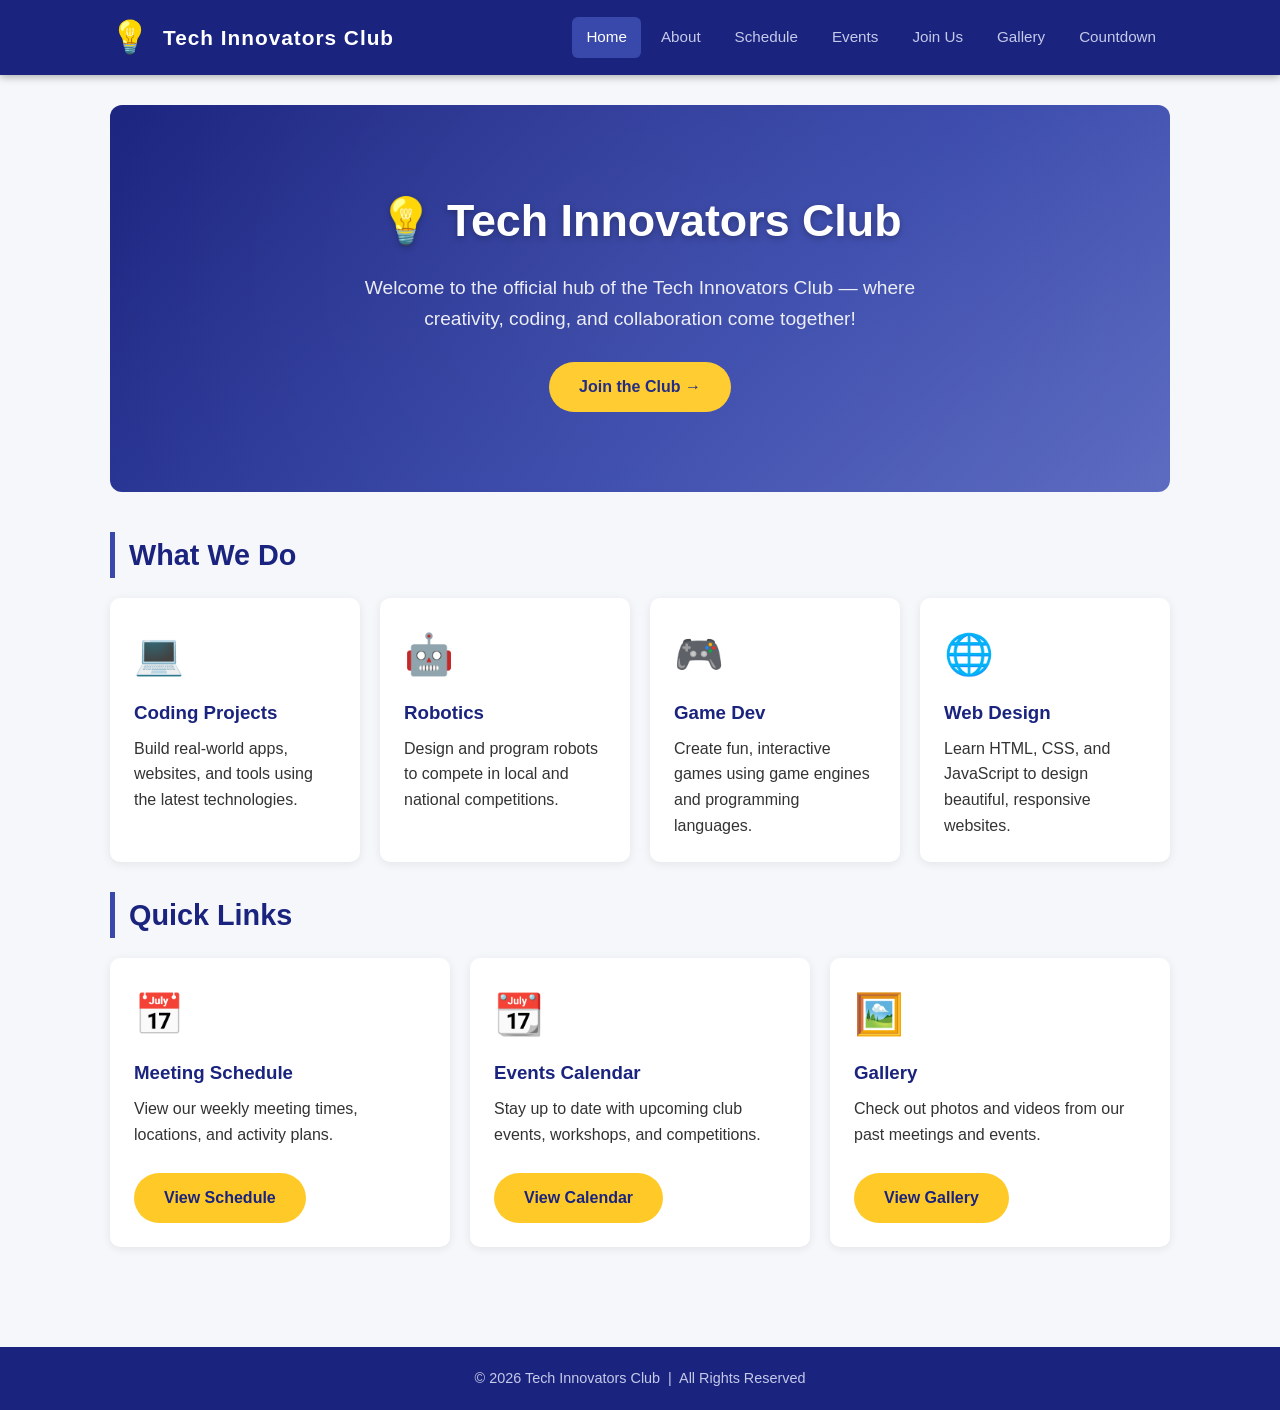
<file: index.html>
<!DOCTYPE html>
<html lang="en">
<head>
  <meta charset="UTF-8" />
  <meta name="viewport" content="width=device-width, initial-scale=1.0" />
  <title>Tech Innovators Club – Home</title>
  <link rel="stylesheet" href="style.css" />
</head>
<body>

  <!-- HEADER / NAV -->
  <header>
    <div class="nav-container">
      <div class="logo">
        <span class="icon">💡</span>
        Tech Innovators Club
      </div>
      <nav>
        <ul>
          <li><a href="index.html" class="active">Home</a></li>
          <li><a href="about.html">About</a></li>
          <li><a href="schedule.html">Schedule</a></li>
          <li><a href="calendar.html">Events</a></li>
          <li><a href="contact.html">Join Us</a></li>
          <li><a href="gallery.html">Gallery</a></li>
          <li><a href="countdown.html">Countdown</a></li>
        </ul>
      </nav>
    </div>
  </header>

  <!-- MAIN -->
  <main>

    <!-- HERO -->
    <section class="hero">
      <h1>💡 Tech Innovators Club</h1>
      <p>
        Welcome to the official hub of the Tech Innovators Club — where creativity,
        coding, and collaboration come together!
      </p>
      <a href="contact.html" class="btn">Join the Club →</a>
    </section>

    <!-- ABOUT CARDS -->
    <h2 class="section-title">What We Do</h2>
    <div class="card-row">
      <div class="card">
        <div class="card-icon">💻</div>
        <h3>Coding Projects</h3>
        <p>Build real-world apps, websites, and tools using the latest technologies.</p>
      </div>
      <div class="card">
        <div class="card-icon">🤖</div>
        <h3>Robotics</h3>
        <p>Design and program robots to compete in local and national competitions.</p>
      </div>
      <div class="card">
        <div class="card-icon">🎮</div>
        <h3>Game Dev</h3>
        <p>Create fun, interactive games using game engines and programming languages.</p>
      </div>
      <div class="card">
        <div class="card-icon">🌐</div>
        <h3>Web Design</h3>
        <p>Learn HTML, CSS, and JavaScript to design beautiful, responsive websites.</p>
      </div>
    </div>

    <!-- QUICK LINKS -->
    <h2 class="section-title">Quick Links</h2>
    <div class="card-row">
      <div class="card">
        <div class="card-icon">📅</div>
        <h3>Meeting Schedule</h3>
        <p>View our weekly meeting times, locations, and activity plans.</p>
        <br />
        <a href="schedule.html" class="btn">View Schedule</a>
      </div>
      <div class="card">
        <div class="card-icon">📆</div>
        <h3>Events Calendar</h3>
        <p>Stay up to date with upcoming club events, workshops, and competitions.</p>
        <br />
        <a href="calendar.html" class="btn">View Calendar</a>
      </div>
      <div class="card">
        <div class="card-icon">🖼️</div>
        <h3>Gallery</h3>
        <p>Check out photos and videos from our past meetings and events.</p>
        <br />
        <a href="gallery.html" class="btn">View Gallery</a>
      </div>
    </div>

  </main>

  <!-- FOOTER -->
  <footer>
    <p>© 2026 Tech Innovators Club &nbsp;|&nbsp; All Rights Reserved</p>
  </footer>

</body>
</html>
</file>
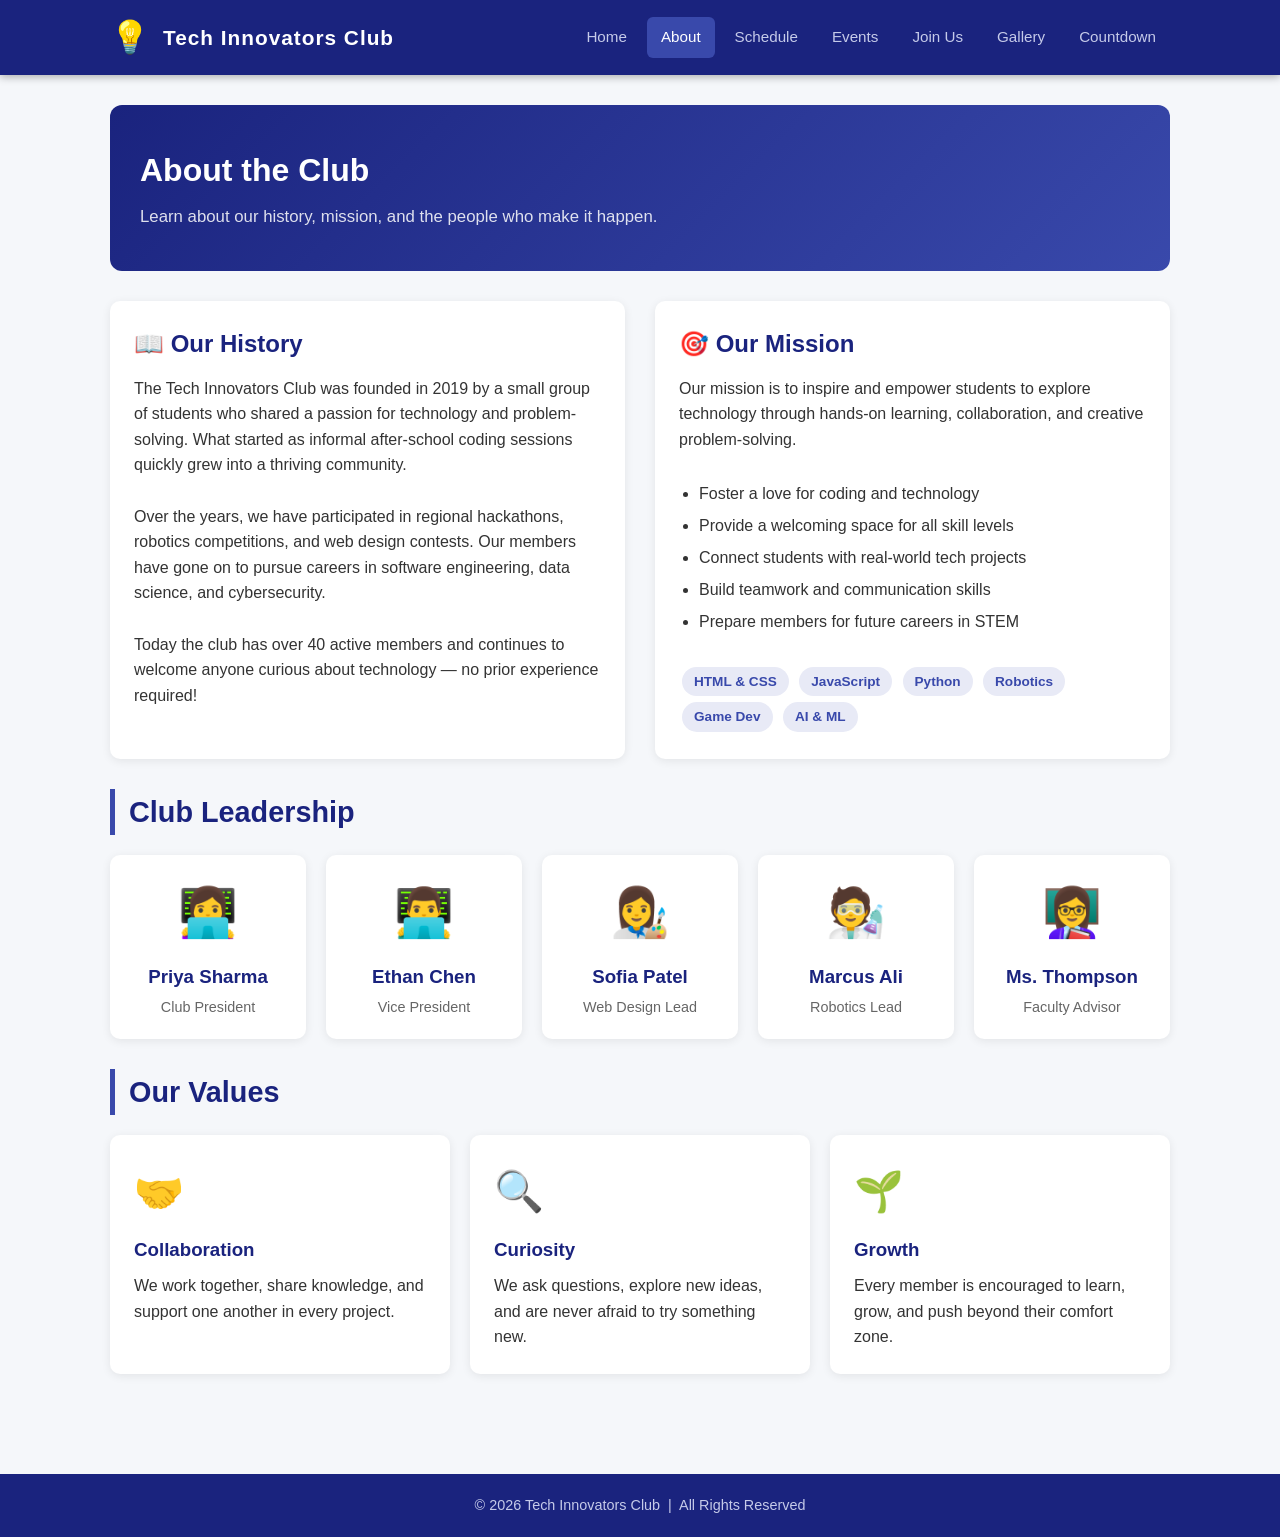
<file: about.html>
<!DOCTYPE html>
<html lang="en">
<head>
  <meta charset="UTF-8" />
  <meta name="viewport" content="width=device-width, initial-scale=1.0" />
  <title>Tech Innovators Club – About</title>
  <link rel="stylesheet" href="style.css" />
</head>
<body>

  <!-- HEADER / NAV -->
  <header>
    <div class="nav-container">
      <div class="logo">
        <span class="icon">💡</span>
        Tech Innovators Club
      </div>
      <nav>
        <ul>
          <li><a href="index.html">Home</a></li>
          <li><a href="about.html" class="active">About</a></li>
          <li><a href="schedule.html">Schedule</a></li>
          <li><a href="calendar.html">Events</a></li>
          <li><a href="contact.html">Join Us</a></li>
          <li><a href="gallery.html">Gallery</a></li>
          <li><a href="countdown.html">Countdown</a></li>
        </ul>
      </nav>
    </div>
  </header>

  <!-- MAIN -->
  <main>

    <!-- PAGE HEADER -->
    <div class="page-header">
      <h1>About the Club</h1>
      <p>Learn about our history, mission, and the people who make it happen.</p>
    </div>

    <!-- TWO-COLUMN: HISTORY & MISSION -->
    <div class="two-col">
      <div class="col">
        <h2>📖 Our History</h2>
        <p>
          The Tech Innovators Club was founded in 2019 by a small group of students who
          shared a passion for technology and problem-solving. What started as informal
          after-school coding sessions quickly grew into a thriving community.
        </p>
        <br />
        <p>
          Over the years, we have participated in regional hackathons, robotics competitions,
          and web design contests. Our members have gone on to pursue careers in software
          engineering, data science, and cybersecurity.
        </p>
        <br />
        <p>
          Today the club has over 40 active members and continues to welcome anyone
          curious about technology — no prior experience required!
        </p>
      </div>
      <div class="col">
        <h2>🎯 Our Mission</h2>
        <p>
          Our mission is to inspire and empower students to explore technology through
          hands-on learning, collaboration, and creative problem-solving.
        </p>
        <br />
        <ul style="padding-left: 20px; line-height: 2;">
          <li>Foster a love for coding and technology</li>
          <li>Provide a welcoming space for all skill levels</li>
          <li>Connect students with real-world tech projects</li>
          <li>Build teamwork and communication skills</li>
          <li>Prepare members for future careers in STEM</li>
        </ul>
        <br />
        <div>
          <span class="badge">HTML &amp; CSS</span>
          <span class="badge">JavaScript</span>
          <span class="badge">Python</span>
          <span class="badge">Robotics</span>
          <span class="badge">Game Dev</span>
          <span class="badge">AI &amp; ML</span>
        </div>
      </div>
    </div>

    <!-- LEADERSHIP -->
    <h2 class="section-title">Club Leadership</h2>
    <div class="members-grid">
      <div class="member-card">
        <div class="member-avatar">👩‍💻</div>
        <h3>Priya Sharma</h3>
        <p>Club President</p>
      </div>
      <div class="member-card">
        <div class="member-avatar">👨‍💻</div>
        <h3>Ethan Chen</h3>
        <p>Vice President</p>
      </div>
      <div class="member-card">
        <div class="member-avatar">👩‍🎨</div>
        <h3>Sofia Patel</h3>
        <p>Web Design Lead</p>
      </div>
      <div class="member-card">
        <div class="member-avatar">🧑‍🔬</div>
        <h3>Marcus Ali</h3>
        <p>Robotics Lead</p>
      </div>
      <div class="member-card">
        <div class="member-avatar">👩‍🏫</div>
        <h3>Ms. Thompson</h3>
        <p>Faculty Advisor</p>
      </div>
    </div>

    <!-- VALUES -->
    <h2 class="section-title">Our Values</h2>
    <div class="card-row">
      <div class="card">
        <div class="card-icon">🤝</div>
        <h3>Collaboration</h3>
        <p>We work together, share knowledge, and support one another in every project.</p>
      </div>
      <div class="card">
        <div class="card-icon">🔍</div>
        <h3>Curiosity</h3>
        <p>We ask questions, explore new ideas, and are never afraid to try something new.</p>
      </div>
      <div class="card">
        <div class="card-icon">🌱</div>
        <h3>Growth</h3>
        <p>Every member is encouraged to learn, grow, and push beyond their comfort zone.</p>
      </div>
    </div>

  </main>

  <!-- FOOTER -->
  <footer>
    <p>© 2026 Tech Innovators Club &nbsp;|&nbsp; All Rights Reserved</p>
  </footer>

</body>
</html>
</file>
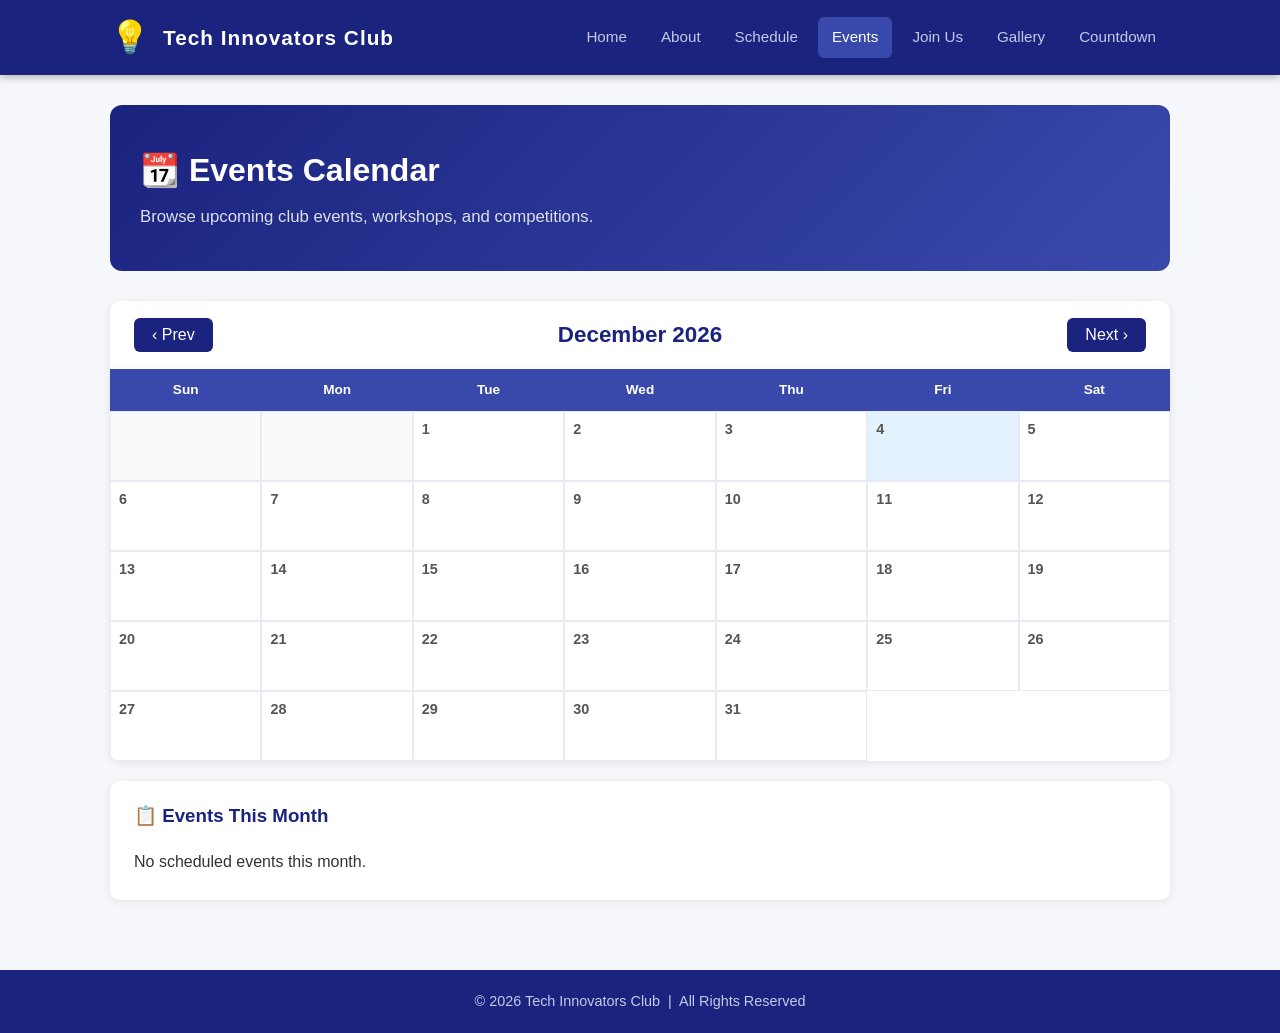
<file: calendar.html>
<!DOCTYPE html>
<html lang="en">
<head>
  <meta charset="UTF-8" />
  <meta name="viewport" content="width=device-width, initial-scale=1.0" />
  <title>Tech Innovators Club – Events Calendar</title>
  <link rel="stylesheet" href="style.css" />
</head>
<body>

  <!-- HEADER / NAV -->
  <header>
    <div class="nav-container">
      <div class="logo">
        <span class="icon">💡</span>
        Tech Innovators Club
      </div>
      <nav>
        <ul>
          <li><a href="index.html">Home</a></li>
          <li><a href="about.html">About</a></li>
          <li><a href="schedule.html">Schedule</a></li>
          <li><a href="calendar.html" class="active">Events</a></li>
          <li><a href="contact.html">Join Us</a></li>
          <li><a href="gallery.html">Gallery</a></li>
          <li><a href="countdown.html">Countdown</a></li>
        </ul>
      </nav>
    </div>
  </header>

  <!-- MAIN -->
  <main>

    <!-- PAGE HEADER -->
    <div class="page-header">
      <h1>📆 Events Calendar</h1>
      <p>Browse upcoming club events, workshops, and competitions.</p>
    </div>

    <!-- CALENDAR -->
    <div class="calendar-nav">
      <button id="prevBtn" onclick="changeMonth(-1)">&#8249; Prev</button>
      <h2 id="calTitle"></h2>
      <button id="nextBtn" onclick="changeMonth(1)">Next &#8250;</button>
    </div>
    <div class="calendar-grid" id="calendarGrid"></div>

    <!-- EVENTS LEGEND -->
    <div class="events-legend">
      <h3>📋 Events This Month</h3>
      <ul id="eventsList"></ul>
    </div>

  </main>

  <!-- FOOTER -->
  <footer>
    <p>© 2026 Tech Innovators Club &nbsp;|&nbsp; All Rights Reserved</p>
  </footer>

  <script>
    // ===== CLUB EVENTS (month is 0-indexed) =====
    const clubEvents = [
      { year: 2026, month: 0,  day: 18, label: "New Member Orientation" },
      { year: 2026, month: 0,  day: 26, label: "Web Workshop" },
      { year: 2026, month: 1,  day: 8,  label: "AI Demo Day" },
      { year: 2026, month: 1,  day: 22, label: "Python Sprint" },
      { year: 2026, month: 2,  day: 15, label: "Regional Hackathon" },
      { year: 2026, month: 2,  day: 28, label: "Project Review" },
      { year: 2026, month: 3,  day: 12, label: "Spring Tech Expo" },
      { year: 2026, month: 3,  day: 19, label: "Game Dev Day" },
      { year: 2026, month: 4,  day: 20, label: "Year-End Showcase" },
      { year: 2026, month: 5,  day: 5,  label: "Awards Ceremony" },
    ];

    const monthNames = [
      "January","February","March","April","May","June",
      "July","August","September","October","November","December"
    ];
    const dayNames = ["Sun","Mon","Tue","Wed","Thu","Fri","Sat"];

    // Start at current month
    const today = new Date();
    let currentYear  = today.getFullYear();
    let currentMonth = today.getMonth();

    function getEventsForMonth(year, month) {
      return clubEvents.filter(e => e.year === year && e.month === month);
    }

    function renderCalendar(year, month) {
      const grid  = document.getElementById("calendarGrid");
      const title = document.getElementById("calTitle");
      const list  = document.getElementById("eventsList");

      title.textContent = monthNames[month] + " " + year;
      grid.innerHTML  = "";
      list.innerHTML  = "";

      // Day headers
      for (let d = 0; d < 7; d++) {
        const hdr = document.createElement("div");
        hdr.className = "cal-day-header";
        hdr.textContent = dayNames[d];
        grid.appendChild(hdr);
      }

      const firstDay    = new Date(year, month, 1).getDay();
      const daysInMonth = new Date(year, month + 1, 0).getDate();
      const events      = getEventsForMonth(year, month);

      // Empty cells before first day
      for (let i = 0; i < firstDay; i++) {
        const empty = document.createElement("div");
        empty.className = "cal-cell empty";
        grid.appendChild(empty);
      }

      // Day cells
      for (let day = 1; day <= daysInMonth; day++) {
        const cell  = document.createElement("div");
        const event = events.find(e => e.day === day);

        cell.className = "cal-cell";

        // Highlight today
        if (
          year  === today.getFullYear() &&
          month === today.getMonth()    &&
          day   === today.getDate()
        ) {
          cell.classList.add("today");
        }

        const numSpan = document.createElement("span");
        numSpan.className   = "day-num";
        numSpan.textContent = day;
        cell.appendChild(numSpan);

        if (event) {
          cell.classList.add("event");
          const lbl = document.createElement("span");
          lbl.className   = "event-label";
          lbl.textContent = event.label;
          cell.appendChild(lbl);
        }

        grid.appendChild(cell);
      }

      // Events list
      if (events.length === 0) {
        const li = document.createElement("li");
        li.textContent = "No scheduled events this month.";
        list.appendChild(li);
      } else {
        for (const e of events) {
          const li  = document.createElement("li");
          const dot = document.createElement("span");
          dot.className = "dot";
          li.appendChild(dot);
          li.appendChild(
            document.createTextNode(
              monthNames[e.month] + " " + e.day + ", " + e.year + " – " + e.label
            )
          );
          list.appendChild(li);
        }
      }
    }

    function changeMonth(delta) {
      currentMonth += delta;
      if (currentMonth > 11) { currentMonth = 0;  currentYear++; }
      if (currentMonth < 0)  { currentMonth = 11; currentYear--; }
      renderCalendar(currentYear, currentMonth);
    }

    // Initial render
    renderCalendar(currentYear, currentMonth);
  </script>

</body>
</html>
</file>
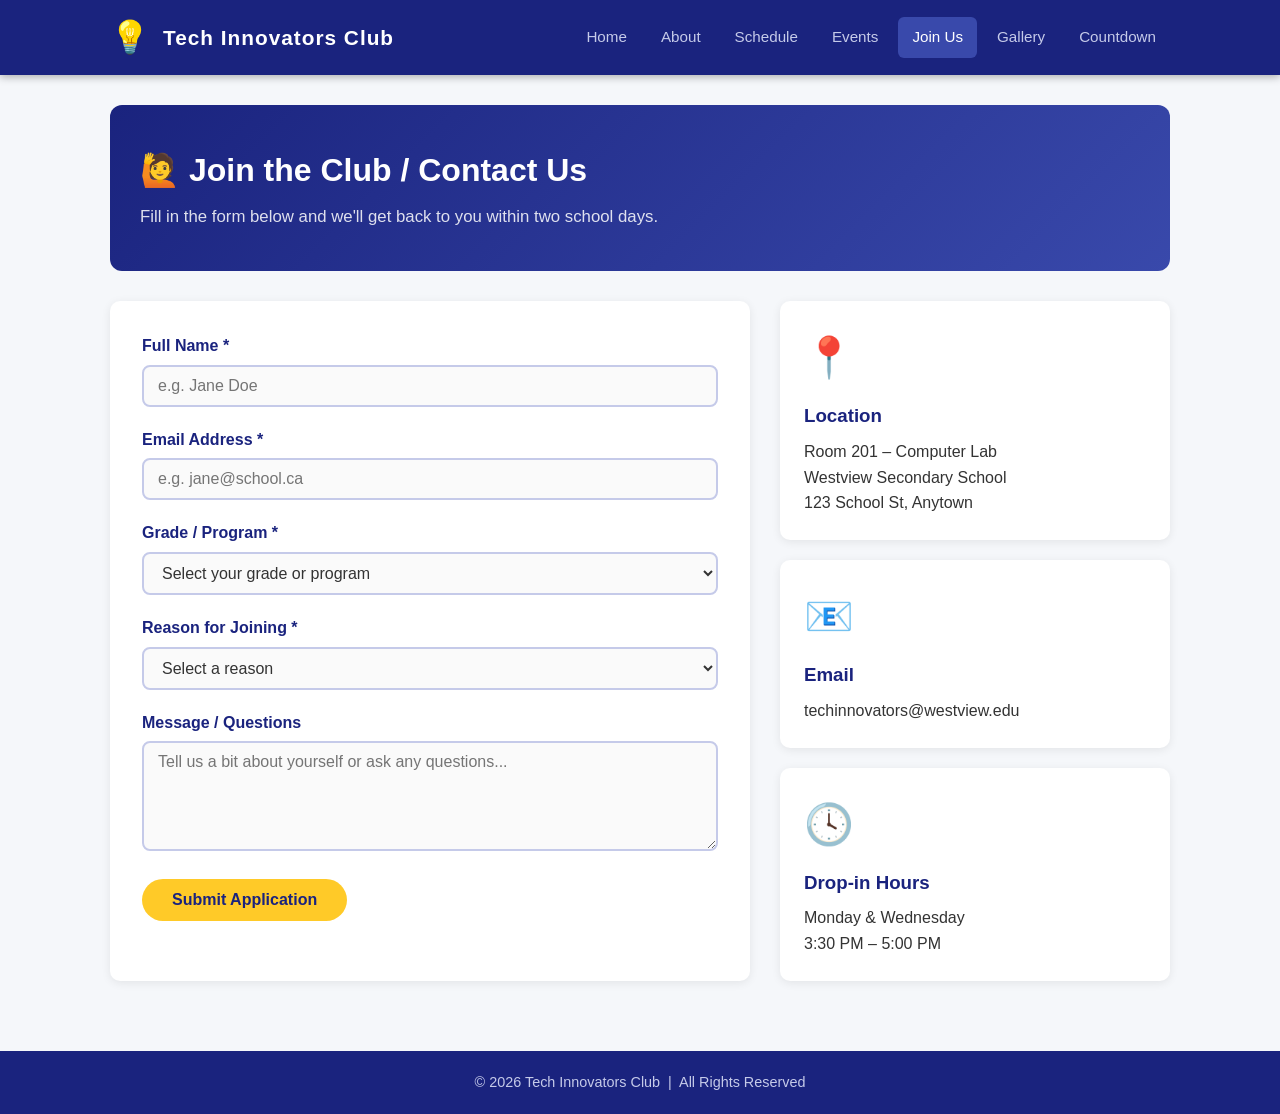
<file: contact.html>
<!DOCTYPE html>
<html lang="en">
<head>
  <meta charset="UTF-8" />
  <meta name="viewport" content="width=device-width, initial-scale=1.0" />
  <title>Tech Innovators Club – Join Us</title>
  <link rel="stylesheet" href="style.css" />
</head>
<body>

  <!-- HEADER / NAV -->
  <header>
    <div class="nav-container">
      <div class="logo">
        <span class="icon">💡</span>
        Tech Innovators Club
      </div>
      <nav>
        <ul>
          <li><a href="index.html">Home</a></li>
          <li><a href="about.html">About</a></li>
          <li><a href="schedule.html">Schedule</a></li>
          <li><a href="calendar.html">Events</a></li>
          <li><a href="contact.html" class="active">Join Us</a></li>
          <li><a href="gallery.html">Gallery</a></li>
          <li><a href="countdown.html">Countdown</a></li>
        </ul>
      </nav>
    </div>
  </header>

  <!-- MAIN -->
  <main>

    <!-- PAGE HEADER -->
    <div class="page-header">
      <h1>🙋 Join the Club / Contact Us</h1>
      <p>Fill in the form below and we'll get back to you within two school days.</p>
    </div>

    <div style="display:flex; gap:30px; flex-wrap:wrap;">

      <!-- FORM -->
      <div class="form-wrapper" style="flex:2; min-width:280px;">
        <form id="joinForm" onsubmit="handleSubmit(event)">

          <div class="form-group">
            <label for="name">Full Name *</label>
            <input type="text" id="name" name="name" placeholder="e.g. Jane Doe" required />
          </div>

          <div class="form-group">
            <label for="email">Email Address *</label>
            <input type="email" id="email" name="email" placeholder="e.g. jane@school.ca" required />
          </div>

          <div class="form-group">
            <label for="grade">Grade / Program *</label>
            <select id="grade" name="grade" required>
              <option value="" disabled selected>Select your grade or program</option>
              <option value="9">Grade 9</option>
              <option value="10">Grade 10</option>
              <option value="11">Grade 11</option>
              <option value="12">Grade 12</option>
              <option value="other">Other / Adult</option>
            </select>
          </div>

          <div class="form-group">
            <label for="reason">Reason for Joining *</label>
            <select id="reason" name="reason" required>
              <option value="" disabled selected>Select a reason</option>
              <option value="coding">Learn to Code</option>
              <option value="robotics">Robotics</option>
              <option value="web">Web Design</option>
              <option value="gamedev">Game Development</option>
              <option value="social">Meet Other Tech Enthusiasts</option>
              <option value="other">Other</option>
            </select>
          </div>

          <div class="form-group">
            <label for="message">Message / Questions</label>
            <textarea id="message" name="message" placeholder="Tell us a bit about yourself or ask any questions..."></textarea>
          </div>

          <button type="submit" class="btn">Submit Application</button>
        </form>

        <div class="form-msg" id="successMsg">
          ✅ Thank you for applying! We'll be in touch soon. See you at the next meeting!
        </div>
      </div>

      <!-- CONTACT INFO -->
      <div style="flex:1; min-width:220px;">
        <div class="card" style="margin-bottom:20px;">
          <div class="card-icon">📍</div>
          <h3>Location</h3>
          <p>Room 201 – Computer Lab<br />Westview Secondary School<br />123 School St, Anytown</p>
        </div>
        <div class="card" style="margin-bottom:20px;">
          <div class="card-icon">📧</div>
          <h3>Email</h3>
          <p>techinnovators@westview.edu</p>
        </div>
        <div class="card">
          <div class="card-icon">🕓</div>
          <h3>Drop-in Hours</h3>
          <p>Monday &amp; Wednesday<br />3:30 PM – 5:00 PM</p>
        </div>
      </div>

    </div>

  </main>

  <!-- FOOTER -->
  <footer>
    <p>© 2026 Tech Innovators Club &nbsp;|&nbsp; All Rights Reserved</p>
  </footer>

  <script>
    function handleSubmit(e) {
      e.preventDefault();
      const form = document.getElementById("joinForm");
      const msg  = document.getElementById("successMsg");
      form.style.display = "none";
      msg.style.display  = "block";
    }
  </script>

</body>
</html>
</file>
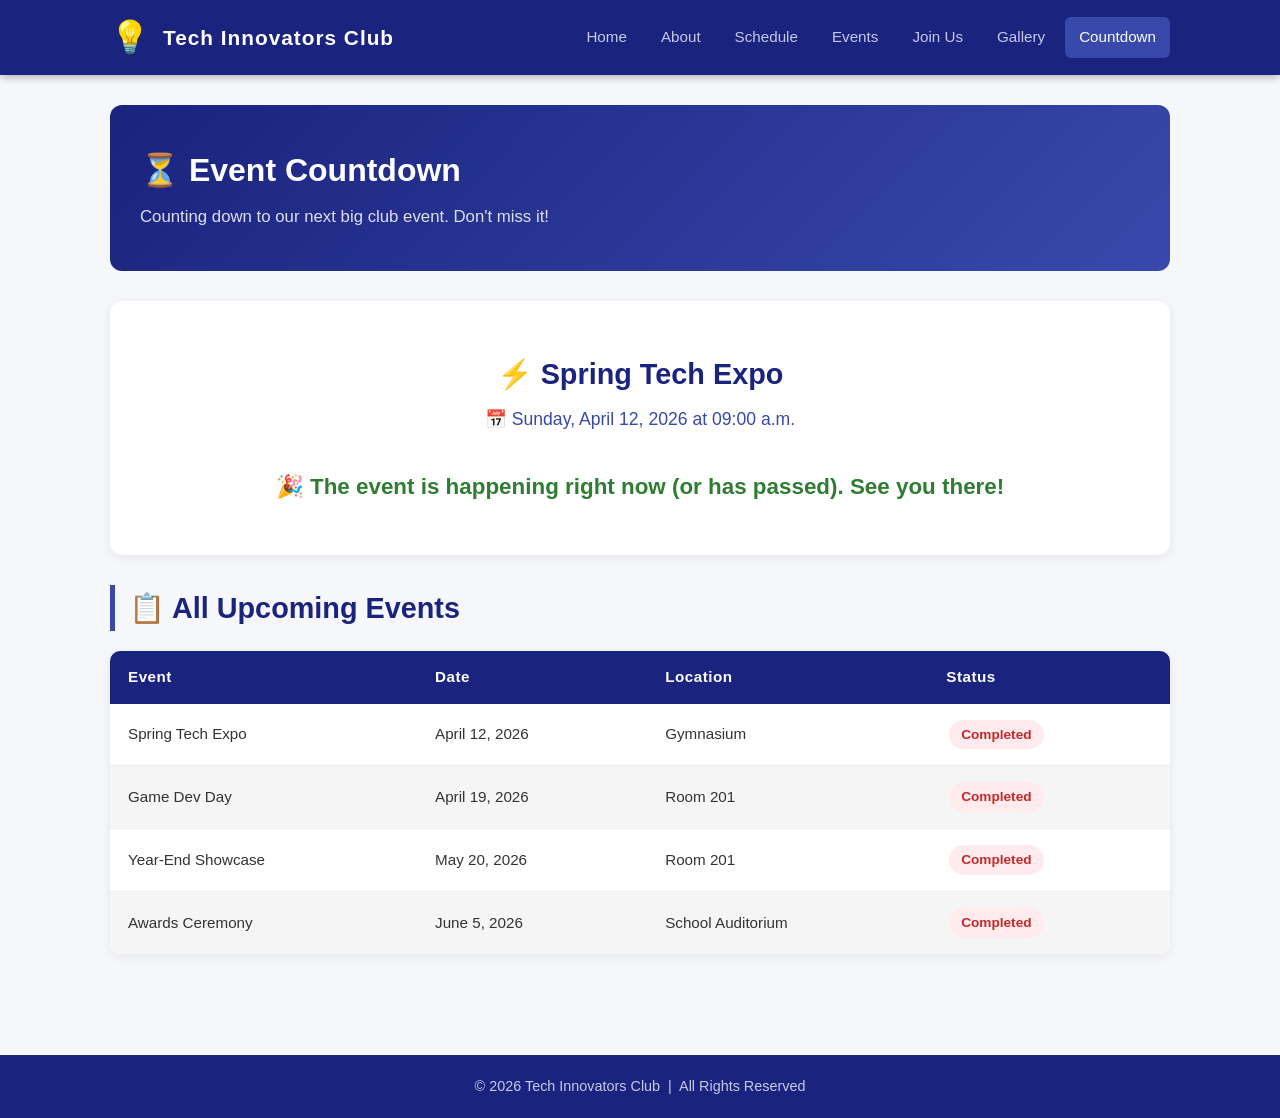
<file: countdown.html>
<!DOCTYPE html>
<html lang="en">
<head>
  <meta charset="UTF-8" />
  <meta name="viewport" content="width=device-width, initial-scale=1.0" />
  <title>Tech Innovators Club – Countdown</title>
  <link rel="stylesheet" href="style.css" />
</head>
<body>

  <!-- HEADER / NAV -->
  <header>
    <div class="nav-container">
      <div class="logo">
        <span class="icon">💡</span>
        Tech Innovators Club
      </div>
      <nav>
        <ul>
          <li><a href="index.html">Home</a></li>
          <li><a href="about.html">About</a></li>
          <li><a href="schedule.html">Schedule</a></li>
          <li><a href="calendar.html">Events</a></li>
          <li><a href="contact.html">Join Us</a></li>
          <li><a href="gallery.html">Gallery</a></li>
          <li><a href="countdown.html" class="active">Countdown</a></li>
        </ul>
      </nav>
    </div>
  </header>

  <!-- MAIN -->
  <main>

    <!-- PAGE HEADER -->
    <div class="page-header">
      <h1>⏳ Event Countdown</h1>
      <p>Counting down to our next big club event. Don't miss it!</p>
    </div>

    <!-- COUNTDOWN DISPLAY -->
    <div class="countdown-wrapper">
      <h2>⚡ Spring Tech Expo</h2>
      <p class="next-event" id="eventDate"></p>

      <div class="countdown-display" id="countdownDisplay">
        <div class="countdown-unit">
          <span class="num" id="days">00</span>
          <span class="label">Days</span>
        </div>
        <div class="countdown-unit">
          <span class="num" id="hours">00</span>
          <span class="label">Hours</span>
        </div>
        <div class="countdown-unit">
          <span class="num" id="minutes">00</span>
          <span class="label">Minutes</span>
        </div>
        <div class="countdown-unit">
          <span class="num" id="seconds">00</span>
          <span class="label">Seconds</span>
        </div>
      </div>

      <p id="doneMsg" class="countdown-done" style="display:none;">
        🎉 The event is happening right now (or has passed). See you there!
      </p>
    </div>

    <!-- UPCOMING EVENTS -->
    <h2 class="section-title">📋 All Upcoming Events</h2>
    <div class="table-wrapper">
      <table>
        <thead>
          <tr>
            <th>Event</th>
            <th>Date</th>
            <th>Location</th>
            <th>Status</th>
          </tr>
        </thead>
        <tbody id="eventsTable"></tbody>
      </table>
    </div>

  </main>

  <!-- FOOTER -->
  <footer>
    <p>© 2026 Tech Innovators Club &nbsp;|&nbsp; All Rights Reserved</p>
  </footer>

  <script>
    // ===== TARGET EVENT =====
    // Spring Tech Expo – April 12, 2026 at 9:00 AM
    const TARGET = new Date("2026-04-12T09:00:00");

    function pad(n) {
      return String(n).padStart(2, "0");
    }

    function updateCountdown() {
      const now  = new Date();
      const diff = TARGET - now;

      if (diff <= 0) {
        document.getElementById("countdownDisplay").style.display = "none";
        document.getElementById("doneMsg").style.display = "block";
        return;
      }

      const totalSeconds = Math.floor(diff / 1000);
      const days    = Math.floor(totalSeconds / 86400);
      const hours   = Math.floor((totalSeconds % 86400) / 3600);
      const minutes = Math.floor((totalSeconds % 3600) / 60);
      const seconds = totalSeconds % 60;

      document.getElementById("days").textContent    = pad(days);
      document.getElementById("hours").textContent   = pad(hours);
      document.getElementById("minutes").textContent = pad(minutes);
      document.getElementById("seconds").textContent = pad(seconds);
    }

    // Show human-readable event date
    document.getElementById("eventDate").textContent =
      "📅 " + TARGET.toLocaleDateString("en-CA", {
        weekday: "long",
        year:    "numeric",
        month:   "long",
        day:     "numeric",
        hour:    "2-digit",
        minute:  "2-digit",
      });

    // Start ticking
    updateCountdown();
    setInterval(updateCountdown, 1000);

    // ===== UPCOMING EVENTS TABLE =====
    const upcomingEvents = [
      { name: "Spring Tech Expo",       date: new Date("2026-04-12"),  location: "Gymnasium",           status: "Upcoming" },
      { name: "Game Dev Day",            date: new Date("2026-04-19"),  location: "Room 201",            status: "Upcoming" },
      { name: "Year-End Showcase",       date: new Date("2026-05-20"),  location: "Room 201",            status: "Upcoming" },
      { name: "Awards Ceremony",         date: new Date("2026-06-05"),  location: "School Auditorium",   status: "Upcoming" },
    ];

    const tbody  = document.getElementById("eventsTable");
    const today  = new Date();
    today.setHours(0, 0, 0, 0);

    for (const ev of upcomingEvents) {
      const tr     = document.createElement("tr");
      const isPast = ev.date < today;

      tr.innerHTML =
        "<td>" + ev.name + "</td>" +
        "<td>" + ev.date.toLocaleDateString("en-CA", { year:"numeric", month:"long", day:"numeric" }) + "</td>" +
        "<td>" + ev.location + "</td>" +
        "<td><span class='badge' style='" + (isPast ? "background:#ffebee;color:#c62828;" : "") + "'>" +
          (isPast ? "Completed" : ev.status) +
        "</span></td>";

      tbody.appendChild(tr);
    }
  </script>

</body>
</html>
</file>
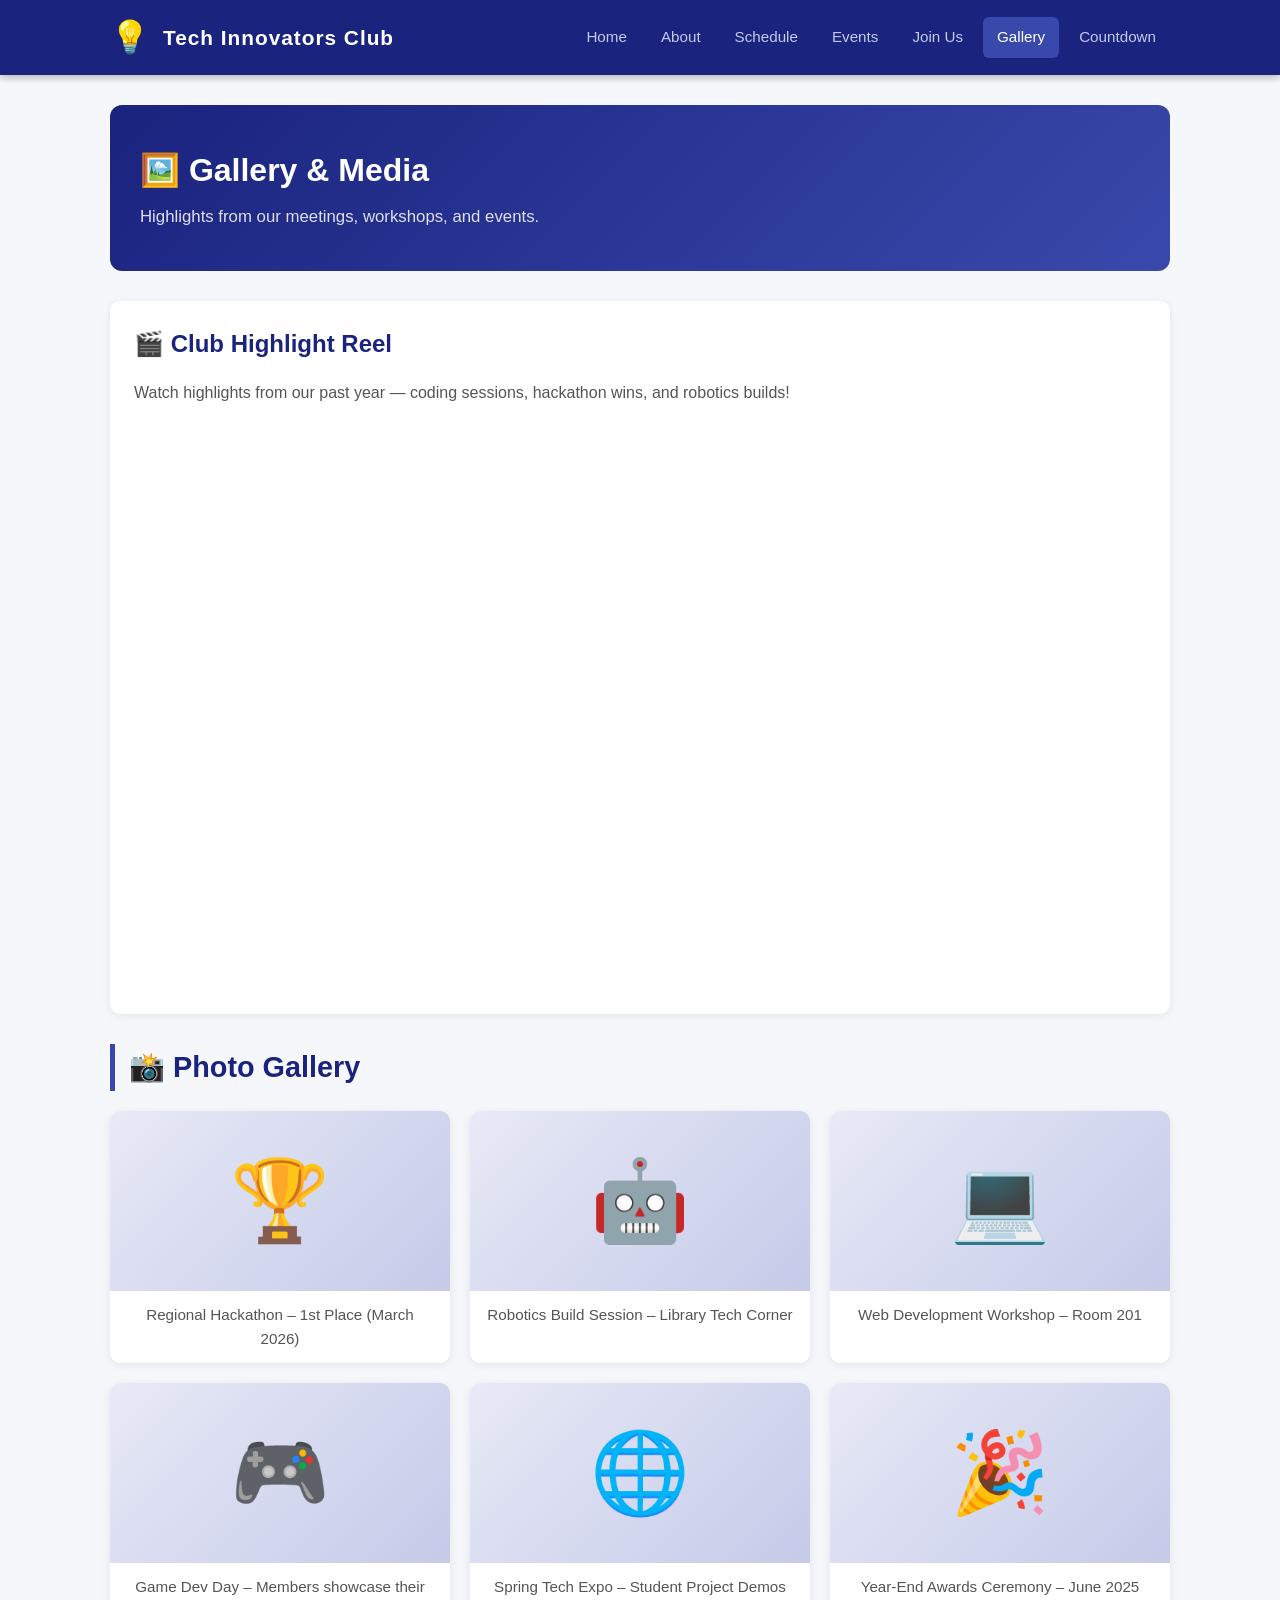
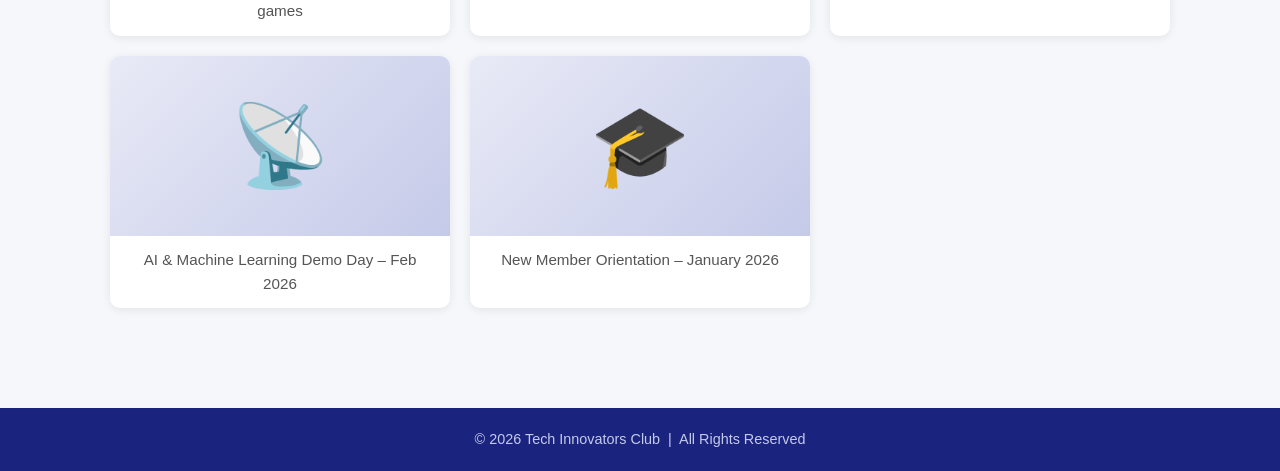
<file: gallery.html>
<!DOCTYPE html>
<html lang="en">
<head>
  <meta charset="UTF-8" />
  <meta name="viewport" content="width=device-width, initial-scale=1.0" />
  <title>Tech Innovators Club – Gallery</title>
  <link rel="stylesheet" href="style.css" />
</head>
<body>

  <!-- HEADER / NAV -->
  <header>
    <div class="nav-container">
      <div class="logo">
        <span class="icon">💡</span>
        Tech Innovators Club
      </div>
      <nav>
        <ul>
          <li><a href="index.html">Home</a></li>
          <li><a href="about.html">About</a></li>
          <li><a href="schedule.html">Schedule</a></li>
          <li><a href="calendar.html">Events</a></li>
          <li><a href="contact.html">Join Us</a></li>
          <li><a href="gallery.html" class="active">Gallery</a></li>
          <li><a href="countdown.html">Countdown</a></li>
        </ul>
      </nav>
    </div>
  </header>

  <!-- MAIN -->
  <main>

    <!-- PAGE HEADER -->
    <div class="page-header">
      <h1>🖼️ Gallery &amp; Media</h1>
      <p>Highlights from our meetings, workshops, and events.</p>
    </div>

    <!-- EMBEDDED VIDEO -->
    <div class="video-wrapper">
      <h2>🎬 Club Highlight Reel</h2>
      <p style="margin-bottom:16px; color:#555;">
        Watch highlights from our past year — coding sessions, hackathon wins, and robotics builds!
      </p>
      <div class="video-container">
        <!-- Using a YouTube creative-commons coding tutorial video as placeholder -->
        <iframe
          src="https://www.youtube.com/embed/qz0aGYrrlhU"
          title="HTML CSS Tutorial – Club Highlight"
          allow="accelerometer; autoplay; clipboard-write; encrypted-media; gyroscope; picture-in-picture"
          allowfullscreen>
        </iframe>
      </div>
    </div>

    <!-- PHOTO GALLERY -->
    <h2 class="section-title">📸 Photo Gallery</h2>
    <div class="gallery-grid">

      <div class="gallery-item">
        <div class="gallery-thumb">🏆</div>
        <p>Regional Hackathon – 1st Place (March 2026)</p>
      </div>

      <div class="gallery-item">
        <div class="gallery-thumb">🤖</div>
        <p>Robotics Build Session – Library Tech Corner</p>
      </div>

      <div class="gallery-item">
        <div class="gallery-thumb">💻</div>
        <p>Web Development Workshop – Room 201</p>
      </div>

      <div class="gallery-item">
        <div class="gallery-thumb">🎮</div>
        <p>Game Dev Day – Members showcase their games</p>
      </div>

      <div class="gallery-item">
        <div class="gallery-thumb">🌐</div>
        <p>Spring Tech Expo – Student Project Demos</p>
      </div>

      <div class="gallery-item">
        <div class="gallery-thumb">🎉</div>
        <p>Year-End Awards Ceremony – June 2025</p>
      </div>

      <div class="gallery-item">
        <div class="gallery-thumb">📡</div>
        <p>AI &amp; Machine Learning Demo Day – Feb 2026</p>
      </div>

      <div class="gallery-item">
        <div class="gallery-thumb">🎓</div>
        <p>New Member Orientation – January 2026</p>
      </div>

    </div>

  </main>

  <!-- FOOTER -->
  <footer>
    <p>© 2026 Tech Innovators Club &nbsp;|&nbsp; All Rights Reserved</p>
  </footer>

</body>
</html>
</file>
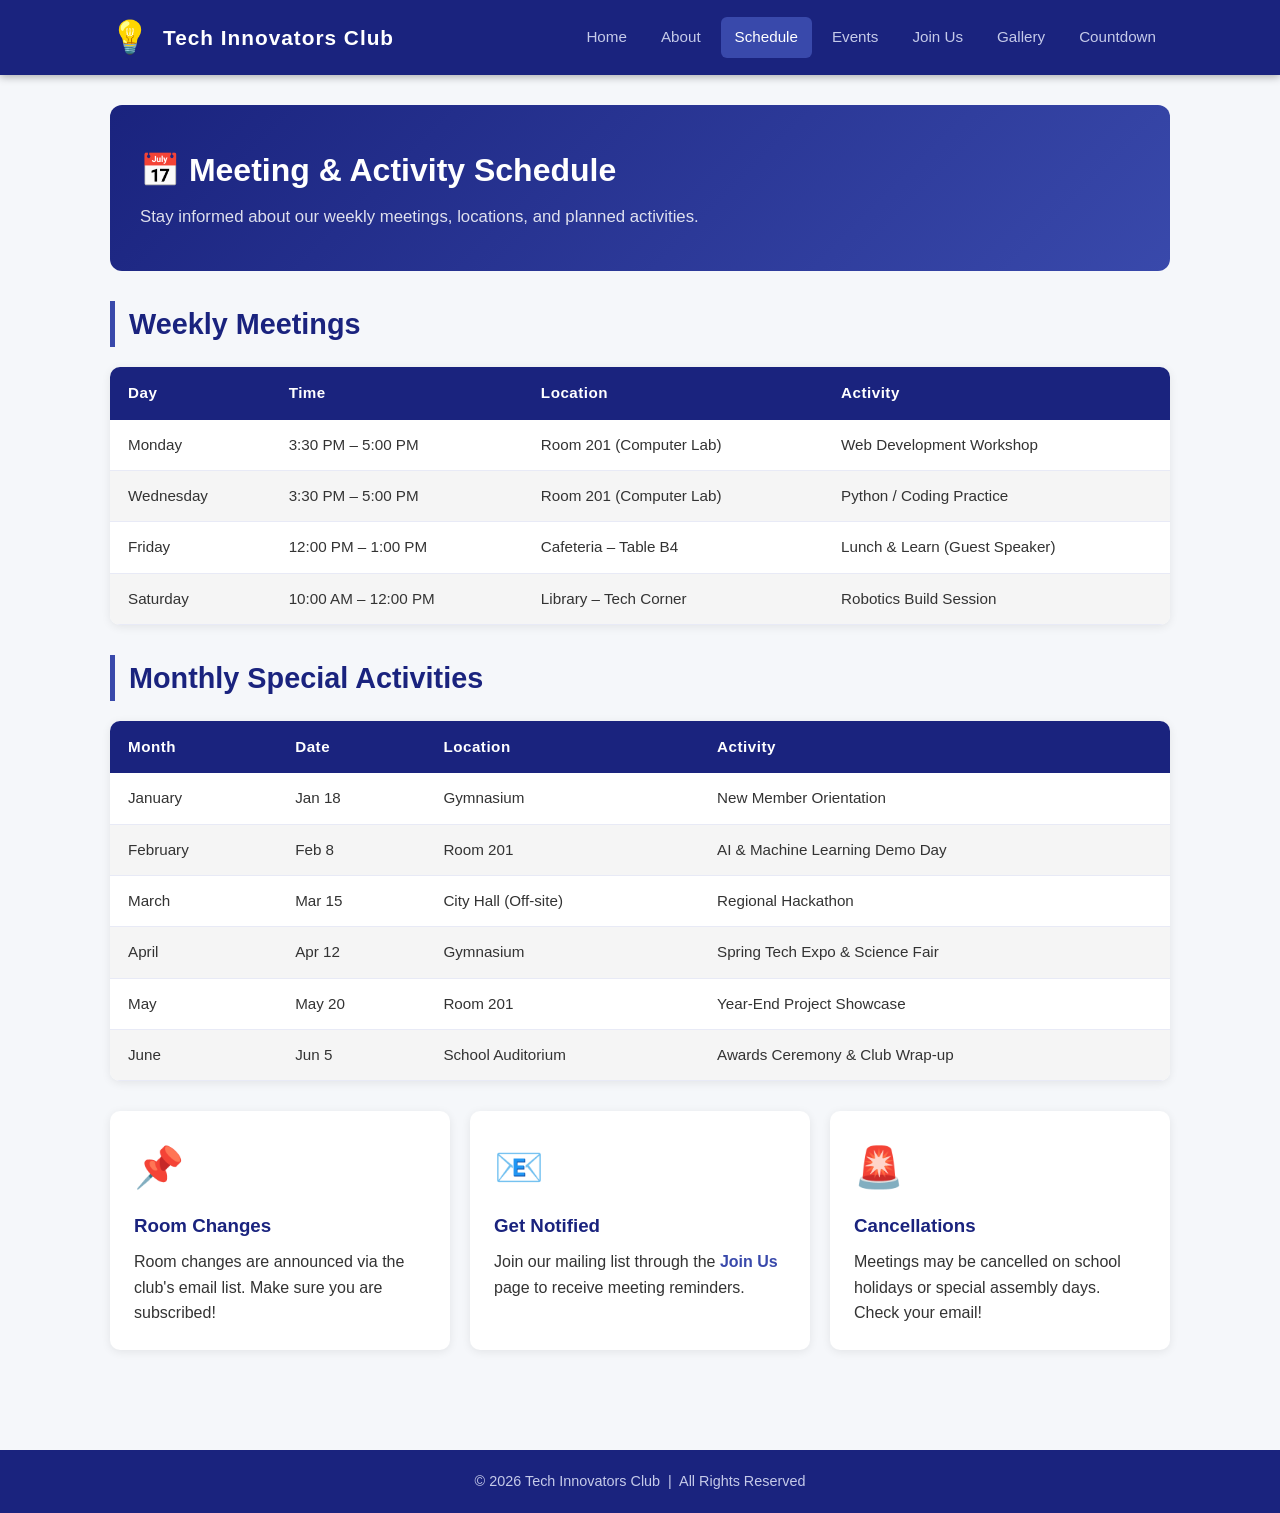
<file: schedule.html>
<!DOCTYPE html>
<html lang="en">
<head>
  <meta charset="UTF-8" />
  <meta name="viewport" content="width=device-width, initial-scale=1.0" />
  <title>Tech Innovators Club – Schedule</title>
  <link rel="stylesheet" href="style.css" />
</head>
<body>

  <!-- HEADER / NAV -->
  <header>
    <div class="nav-container">
      <div class="logo">
        <span class="icon">💡</span>
        Tech Innovators Club
      </div>
      <nav>
        <ul>
          <li><a href="index.html">Home</a></li>
          <li><a href="about.html">About</a></li>
          <li><a href="schedule.html" class="active">Schedule</a></li>
          <li><a href="calendar.html">Events</a></li>
          <li><a href="contact.html">Join Us</a></li>
          <li><a href="gallery.html">Gallery</a></li>
          <li><a href="countdown.html">Countdown</a></li>
        </ul>
      </nav>
    </div>
  </header>

  <!-- MAIN -->
  <main>

    <!-- PAGE HEADER -->
    <div class="page-header">
      <h1>📅 Meeting &amp; Activity Schedule</h1>
      <p>Stay informed about our weekly meetings, locations, and planned activities.</p>
    </div>

    <!-- REGULAR MEETINGS TABLE -->
    <h2 class="section-title">Weekly Meetings</h2>
    <div class="table-wrapper">
      <table>
        <thead>
          <tr>
            <th>Day</th>
            <th>Time</th>
            <th>Location</th>
            <th>Activity</th>
          </tr>
        </thead>
        <tbody>
          <tr>
            <td>Monday</td>
            <td>3:30 PM – 5:00 PM</td>
            <td>Room 201 (Computer Lab)</td>
            <td>Web Development Workshop</td>
          </tr>
          <tr>
            <td>Wednesday</td>
            <td>3:30 PM – 5:00 PM</td>
            <td>Room 201 (Computer Lab)</td>
            <td>Python / Coding Practice</td>
          </tr>
          <tr>
            <td>Friday</td>
            <td>12:00 PM – 1:00 PM</td>
            <td>Cafeteria – Table B4</td>
            <td>Lunch &amp; Learn (Guest Speaker)</td>
          </tr>
          <tr>
            <td>Saturday</td>
            <td>10:00 AM – 12:00 PM</td>
            <td>Library – Tech Corner</td>
            <td>Robotics Build Session</td>
          </tr>
        </tbody>
      </table>
    </div>

    <!-- MONTHLY SPECIAL ACTIVITIES TABLE -->
    <h2 class="section-title">Monthly Special Activities</h2>
    <div class="table-wrapper">
      <table>
        <thead>
          <tr>
            <th>Month</th>
            <th>Date</th>
            <th>Location</th>
            <th>Activity</th>
          </tr>
        </thead>
        <tbody>
          <tr>
            <td>January</td>
            <td>Jan 18</td>
            <td>Gymnasium</td>
            <td>New Member Orientation</td>
          </tr>
          <tr>
            <td>February</td>
            <td>Feb 8</td>
            <td>Room 201</td>
            <td>AI &amp; Machine Learning Demo Day</td>
          </tr>
          <tr>
            <td>March</td>
            <td>Mar 15</td>
            <td>City Hall (Off-site)</td>
            <td>Regional Hackathon</td>
          </tr>
          <tr>
            <td>April</td>
            <td>Apr 12</td>
            <td>Gymnasium</td>
            <td>Spring Tech Expo &amp; Science Fair</td>
          </tr>
          <tr>
            <td>May</td>
            <td>May 20</td>
            <td>Room 201</td>
            <td>Year-End Project Showcase</td>
          </tr>
          <tr>
            <td>June</td>
            <td>Jun 5</td>
            <td>School Auditorium</td>
            <td>Awards Ceremony &amp; Club Wrap-up</td>
          </tr>
        </tbody>
      </table>
    </div>

    <!-- NOTES -->
    <div class="card-row">
      <div class="card">
        <div class="card-icon">📌</div>
        <h3>Room Changes</h3>
        <p>Room changes are announced via the club's email list. Make sure you are subscribed!</p>
      </div>
      <div class="card">
        <div class="card-icon">📧</div>
        <h3>Get Notified</h3>
        <p>
          Join our mailing list through the
          <a href="contact.html" style="color:#3949ab; font-weight:600;">Join Us</a>
          page to receive meeting reminders.
        </p>
      </div>
      <div class="card">
        <div class="card-icon">🚨</div>
        <h3>Cancellations</h3>
        <p>Meetings may be cancelled on school holidays or special assembly days. Check your email!</p>
      </div>
    </div>

  </main>

  <!-- FOOTER -->
  <footer>
    <p>© 2026 Tech Innovators Club &nbsp;|&nbsp; All Rights Reserved</p>
  </footer>

</body>
</html>
</file>
<file: style.css>
/* ===== GLOBAL STYLES ===== */
* {
  margin: 0;
  padding: 0;
  box-sizing: border-box;
}

body {
  font-family: 'Segoe UI', Tahoma, Geneva, Verdana, sans-serif;
  background-color: #f5f7fa;
  color: #333;
  line-height: 1.6;
}

a {
  text-decoration: none;
  color: inherit;
}

img {
  max-width: 100%;
  height: auto;
}

/* ===== NAVIGATION ===== */
header {
  background-color: #1a237e;
  color: white;
  padding: 0;
  position: sticky;
  top: 0;
  z-index: 1000;
  box-shadow: 0 2px 8px rgba(0,0,0,0.3);
}

.nav-container {
  display: flex;
  align-items: center;
  justify-content: space-between;
  max-width: 1100px;
  margin: 0 auto;
  padding: 12px 20px;
}

.logo {
  display: flex;
  align-items: center;
  gap: 12px;
  font-size: 1.3rem;
  font-weight: 700;
  letter-spacing: 1px;
}

.logo span.icon {
  font-size: 2rem;
}

nav ul {
  list-style: none;
  display: flex;
  gap: 6px;
  flex-wrap: wrap;
}

nav ul li a {
  display: block;
  padding: 8px 14px;
  border-radius: 6px;
  color: #c5cae9;
  font-size: 0.95rem;
  transition: background 0.2s, color 0.2s;
}

nav ul li a:hover,
nav ul li a.active {
  background-color: #3949ab;
  color: white;
}

/* ===== MAIN CONTENT ===== */
main {
  max-width: 1100px;
  margin: 0 auto;
  padding: 30px 20px;
}

/* ===== FOOTER ===== */
footer {
  background-color: #1a237e;
  color: #c5cae9;
  text-align: center;
  padding: 20px;
  margin-top: 40px;
  font-size: 0.9rem;
}

/* ===== HERO SECTION (Home Page) ===== */
.hero {
  background: linear-gradient(135deg, #1a237e 0%, #3949ab 60%, #5c6bc0 100%);
  color: white;
  text-align: center;
  padding: 80px 20px;
  border-radius: 12px;
  margin-bottom: 40px;
  animation: fadeInDown 0.8s ease-out;
  position: relative;
  overflow: hidden;
}

.hero::before {
  content: '';
  position: absolute;
  top: -50%;
  left: -50%;
  width: 200%;
  height: 200%;
  background: radial-gradient(circle, rgba(255,255,255,0.05) 0%, transparent 60%);
  animation: rotateBg 20s linear infinite;
}

@keyframes rotateBg {
  from { transform: rotate(0deg); }
  to   { transform: rotate(360deg); }
}

@keyframes fadeInDown {
  from { opacity: 0; transform: translateY(-30px); }
  to   { opacity: 1; transform: translateY(0); }
}

.hero h1 {
  font-size: 2.8rem;
  margin-bottom: 16px;
  text-shadow: 0 2px 6px rgba(0,0,0,0.3);
}

.hero p {
  font-size: 1.2rem;
  max-width: 600px;
  margin: 0 auto 28px;
  opacity: 0.9;
}

.btn {
  display: inline-block;
  background-color: #ffca28;
  color: #1a237e;
  padding: 12px 30px;
  border-radius: 30px;
  font-weight: 700;
  font-size: 1rem;
  transition: transform 0.2s, box-shadow 0.2s;
  cursor: pointer;
  border: none;
}

.btn:hover {
  transform: translateY(-3px);
  box-shadow: 0 6px 16px rgba(0,0,0,0.25);
}

/* ===== SECTION TITLES ===== */
.section-title {
  font-size: 1.8rem;
  color: #1a237e;
  margin-bottom: 20px;
  border-left: 5px solid #3949ab;
  padding-left: 14px;
}

/* ===== CARDS ===== */
.card-row {
  display: flex;
  gap: 20px;
  flex-wrap: wrap;
  margin-bottom: 30px;
}

.card {
  background: white;
  border-radius: 10px;
  padding: 24px;
  flex: 1;
  min-width: 220px;
  box-shadow: 0 2px 10px rgba(0,0,0,0.08);
  transition: transform 0.2s, box-shadow 0.2s;
}

.card:hover {
  transform: translateY(-4px);
  box-shadow: 0 8px 20px rgba(0,0,0,0.13);
}

.card .card-icon {
  font-size: 2.5rem;
  margin-bottom: 12px;
}

.card h3 {
  color: #1a237e;
  margin-bottom: 8px;
}

/* ===== TWO-COLUMN LAYOUT (About Page) ===== */
.two-col {
  display: flex;
  gap: 30px;
  flex-wrap: wrap;
  margin-bottom: 30px;
}

.two-col .col {
  flex: 1;
  min-width: 260px;
  background: white;
  border-radius: 10px;
  padding: 24px;
  box-shadow: 0 2px 10px rgba(0,0,0,0.08);
}

.two-col .col h2 {
  color: #1a237e;
  margin-bottom: 12px;
}

/* ===== MEMBERS GRID ===== */
.members-grid {
  display: flex;
  gap: 20px;
  flex-wrap: wrap;
  margin-bottom: 30px;
}

.member-card {
  background: white;
  border-radius: 10px;
  padding: 20px;
  text-align: center;
  flex: 1;
  min-width: 160px;
  box-shadow: 0 2px 10px rgba(0,0,0,0.08);
}

.member-avatar {
  font-size: 3rem;
  margin-bottom: 10px;
}

.member-card h3 {
  color: #1a237e;
  margin-bottom: 4px;
}

.member-card p {
  color: #666;
  font-size: 0.9rem;
}

/* ===== TABLE (Schedule Page) ===== */
.table-wrapper {
  overflow-x: auto;
  background: white;
  border-radius: 10px;
  box-shadow: 0 2px 10px rgba(0,0,0,0.08);
  margin-bottom: 30px;
}

table {
  width: 100%;
  border-collapse: collapse;
}

thead {
  background-color: #1a237e;
  color: white;
}

thead th {
  padding: 14px 18px;
  text-align: left;
  font-size: 0.95rem;
  letter-spacing: 0.5px;
}

tbody tr {
  border-bottom: 1px solid #e8eaf6;
  transition: background 0.15s;
}

tbody tr:hover {
  background-color: #e8eaf6;
}

tbody td {
  padding: 13px 18px;
  font-size: 0.95rem;
}

tbody tr:nth-child(even) {
  background-color: #f5f5f5;
}

tbody tr:nth-child(even):hover {
  background-color: #e8eaf6;
}

/* ===== CALENDAR (Events Page) ===== */
.calendar-nav {
  display: flex;
  align-items: center;
  justify-content: space-between;
  background: white;
  padding: 16px 24px;
  border-radius: 10px 10px 0 0;
  box-shadow: 0 2px 10px rgba(0,0,0,0.08);
}

.calendar-nav h2 {
  color: #1a237e;
  font-size: 1.4rem;
}

.calendar-nav button {
  background: #1a237e;
  color: white;
  border: none;
  padding: 8px 18px;
  border-radius: 6px;
  cursor: pointer;
  font-size: 1rem;
  transition: background 0.2s;
}

.calendar-nav button:hover {
  background: #3949ab;
}

.calendar-grid {
  display: grid;
  grid-template-columns: repeat(7, 1fr);
  gap: 0;
  background: white;
  border-radius: 0 0 10px 10px;
  overflow: hidden;
  box-shadow: 0 2px 10px rgba(0,0,0,0.08);
  margin-bottom: 20px;
}

.cal-day-header {
  background: #3949ab;
  color: white;
  text-align: center;
  padding: 10px 4px;
  font-size: 0.85rem;
  font-weight: 600;
}

.cal-cell {
  border: 1px solid #e8eaf6;
  min-height: 70px;
  padding: 6px 8px;
  font-size: 0.9rem;
  cursor: default;
  transition: background 0.15s;
}

.cal-cell:hover {
  background-color: #e8eaf6;
}

.cal-cell.empty {
  background-color: #fafafa;
}

.cal-cell.today {
  background-color: #e3f2fd;
  font-weight: 700;
}

.cal-cell .day-num {
  font-weight: 600;
  color: #555;
}

.cal-cell.event {
  background-color: #e8eaf6;
  border-left: 3px solid #3949ab;
}

.cal-cell .event-label {
  background: #3949ab;
  color: white;
  border-radius: 4px;
  font-size: 0.72rem;
  padding: 2px 5px;
  margin-top: 4px;
  display: block;
  white-space: nowrap;
  overflow: hidden;
  text-overflow: ellipsis;
}

.events-legend {
  background: white;
  border-radius: 10px;
  padding: 20px 24px;
  box-shadow: 0 2px 10px rgba(0,0,0,0.08);
}

.events-legend h3 {
  color: #1a237e;
  margin-bottom: 12px;
}

.events-legend ul {
  list-style: none;
}

.events-legend ul li {
  padding: 6px 0;
  border-bottom: 1px solid #f0f0f0;
  display: flex;
  align-items: center;
  gap: 10px;
}

.events-legend ul li:last-child {
  border-bottom: none;
}

.events-legend .dot {
  width: 12px;
  height: 12px;
  border-radius: 50%;
  background: #3949ab;
  flex-shrink: 0;
}

/* ===== FORM (Contact Page) ===== */
.form-wrapper {
  background: white;
  border-radius: 10px;
  padding: 32px;
  box-shadow: 0 2px 10px rgba(0,0,0,0.08);
  max-width: 640px;
}

.form-group {
  margin-bottom: 20px;
}

.form-group label {
  display: block;
  font-weight: 600;
  color: #1a237e;
  margin-bottom: 6px;
}

.form-group input,
.form-group select,
.form-group textarea {
  width: 100%;
  padding: 10px 14px;
  border: 2px solid #c5cae9;
  border-radius: 8px;
  font-size: 1rem;
  font-family: inherit;
  transition: border-color 0.2s;
  color: #333;
  background-color: #fafafa;
}

.form-group input:focus,
.form-group select:focus,
.form-group textarea:focus {
  outline: none;
  border-color: #3949ab;
  background-color: #fff;
}

.form-group textarea {
  resize: vertical;
  min-height: 110px;
}

.form-msg {
  display: none;
  background: #e8f5e9;
  color: #2e7d32;
  border-radius: 8px;
  padding: 14px 18px;
  margin-top: 16px;
  font-weight: 600;
  border-left: 4px solid #388e3c;
}

/* ===== GALLERY PAGE ===== */
.gallery-grid {
  display: grid;
  grid-template-columns: repeat(auto-fill, minmax(260px, 1fr));
  gap: 20px;
  margin-bottom: 30px;
}

.gallery-item {
  background: white;
  border-radius: 10px;
  overflow: hidden;
  box-shadow: 0 2px 10px rgba(0,0,0,0.08);
  transition: transform 0.2s, box-shadow 0.2s;
}

.gallery-item:hover {
  transform: translateY(-5px);
  box-shadow: 0 10px 24px rgba(0,0,0,0.15);
}

.gallery-thumb {
  width: 100%;
  height: 180px;
  display: flex;
  align-items: center;
  justify-content: center;
  font-size: 5rem;
  background: linear-gradient(135deg, #e8eaf6, #c5cae9);
}

.gallery-item p {
  padding: 12px 16px;
  font-size: 0.95rem;
  color: #555;
  text-align: center;
}

.video-wrapper {
  background: white;
  border-radius: 10px;
  padding: 24px;
  box-shadow: 0 2px 10px rgba(0,0,0,0.08);
  margin-bottom: 30px;
}

.video-wrapper h2 {
  color: #1a237e;
  margin-bottom: 16px;
}

.video-container {
  position: relative;
  padding-bottom: 56.25%;
  height: 0;
  overflow: hidden;
  border-radius: 8px;
}

.video-container iframe {
  position: absolute;
  top: 0;
  left: 0;
  width: 100%;
  height: 100%;
  border: 0;
}

/* ===== COUNTDOWN PAGE ===== */
.countdown-wrapper {
  text-align: center;
  background: white;
  border-radius: 12px;
  padding: 50px 30px;
  box-shadow: 0 2px 10px rgba(0,0,0,0.08);
  margin-bottom: 30px;
}

.countdown-wrapper h2 {
  color: #1a237e;
  font-size: 1.8rem;
  margin-bottom: 8px;
}

.countdown-wrapper .next-event {
  color: #3949ab;
  font-size: 1.1rem;
  margin-bottom: 36px;
}

.countdown-display {
  display: flex;
  justify-content: center;
  gap: 24px;
  flex-wrap: wrap;
  margin-bottom: 30px;
}

.countdown-unit {
  background: linear-gradient(135deg, #1a237e, #3949ab);
  color: white;
  border-radius: 12px;
  padding: 24px 32px;
  min-width: 110px;
  box-shadow: 0 4px 14px rgba(26,35,126,0.3);
  animation: pulse 2s ease-in-out infinite;
}

@keyframes pulse {
  0%, 100% { transform: scale(1); }
  50%       { transform: scale(1.03); }
}

.countdown-unit .num {
  font-size: 3rem;
  font-weight: 700;
  display: block;
  line-height: 1;
}

.countdown-unit .label {
  font-size: 0.85rem;
  opacity: 0.8;
  text-transform: uppercase;
  letter-spacing: 1px;
  margin-top: 6px;
  display: block;
}

.countdown-done {
  color: #2e7d32;
  font-size: 1.4rem;
  font-weight: 700;
}

/* ===== PAGE HEADER ===== */
.page-header {
  background: linear-gradient(135deg, #1a237e, #3949ab);
  color: white;
  padding: 40px 30px;
  border-radius: 12px;
  margin-bottom: 30px;
  animation: fadeInDown 0.7s ease-out;
}

.page-header h1 {
  font-size: 2rem;
  margin-bottom: 8px;
}

.page-header p {
  opacity: 0.85;
  font-size: 1.05rem;
}

/* ===== BADGES ===== */
.badge {
  display: inline-block;
  background: #e8eaf6;
  color: #3949ab;
  border-radius: 20px;
  padding: 4px 12px;
  font-size: 0.85rem;
  font-weight: 600;
  margin: 3px;
}

/* ===== RESPONSIVE ===== */
@media (max-width: 768px) {
  .hero h1 { font-size: 2rem; }
  .hero p  { font-size: 1rem; }

  nav ul {
    gap: 4px;
  }
  nav ul li a {
    padding: 6px 10px;
    font-size: 0.85rem;
  }

  .two-col {
    flex-direction: column;
  }

  .calendar-grid {
    font-size: 0.75rem;
  }

  .cal-cell {
    min-height: 50px;
    padding: 4px;
  }

  .countdown-display {
    gap: 14px;
  }

  .countdown-unit {
    padding: 16px 20px;
    min-width: 80px;
  }

  .countdown-unit .num {
    font-size: 2rem;
  }
}

@media (max-width: 480px) {
  .nav-container {
    flex-direction: column;
    gap: 10px;
  }

  nav ul {
    justify-content: center;
  }

  .card-row {
    flex-direction: column;
  }

  .members-grid {
    flex-direction: column;
  }

  .hero h1 { font-size: 1.6rem; }
}
</file>
